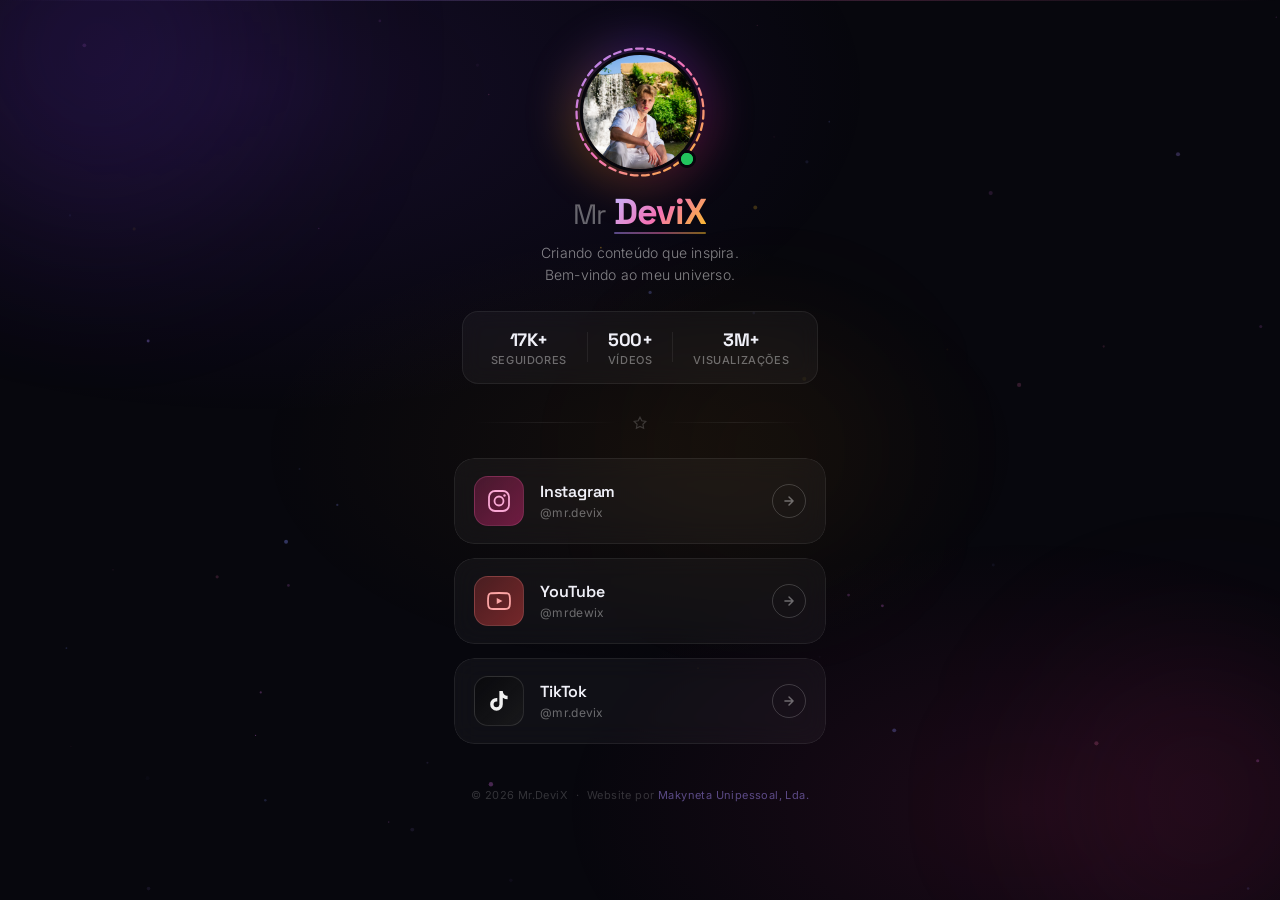
<file: index.html>
<!DOCTYPE html>
<html lang="pt">

<head>
    <!-- Metadados -->
    <meta charset="UTF-8" />
    <meta name="viewport" content="width=device-width, initial-scale=1.0" />
    <meta name="author" content="Makyneta Unipessoal, Lda." />
    <meta name="description" content="Mr DeviX — Content Creator & Influencer" />
    <meta name="keywords" content="Mr DeviX, Content Creator, Influencer" />
    <meta name="robots" content="index, follow" />
    <meta property="og:title" content="Mr DeviX" />
    <meta property="og:description" content="Mr DeviX — Content Creator & Influencer" />
    <meta property="og:image" content="assets/images/davyd.jpg" />
    <!-- Preconnect -->
    <link rel="preconnect" href="https://fonts.googleapis.com" />
    <link rel="preconnect" href="https://fonts.gstatic.com" crossorigin />
    <!-- Fonts -->
    <link
        href="https://fonts.googleapis.com/css2?family=Inter:wght@300;400;500;600;700;800;900&family=Space+Grotesk:wght@400;500;600;700&display=swap"
        rel="stylesheet" />
    <!-- Styles -->
    <link rel="stylesheet" href="assets/styles/home.css" />
    <!-- Title & Favicon -->
    <title>Mr DeviX</title>
    <link rel="icon" type="image/jpg" href="assets/images/davyd.jpg" />
</head>

<body>

    <!-- Canvas para partículas -->
    <canvas id="particles"></canvas>

    <!-- Gradientes de fundo -->
    <div class="bg-mesh"></div>
    <div class="bg-orb orb-1"></div>
    <div class="bg-orb orb-2"></div>
    <div class="bg-orb orb-3"></div>

    <!-- Linha de scan cinematográfica -->
    <div class="scan-line"></div>

    <!-- Conteúdo principal -->
    <main class="page">

        <!-- Secção do perfil -->
        <section class="profile" aria-label="Perfil de Mr DeviX">

            <!-- Avatar com anel animado -->
            <div class="avatar-container">
                <div class="avatar-glow"></div>
                <div class="avatar-ring">
                    <svg class="ring-svg" viewBox="0 0 120 120" fill="none" xmlns="http://www.w3.org/2000/svg">
                        <circle cx="60" cy="60" r="56" stroke="url(#ringGrad)" stroke-width="2" stroke-dasharray="6 4"
                            stroke-linecap="round" />
                        <defs>
                            <linearGradient id="ringGrad" x1="0" y1="0" x2="120" y2="120"
                                gradientUnits="userSpaceOnUse">
                                <stop offset="0%" stop-color="#a78bfa" />
                                <stop offset="50%" stop-color="#f472b6" />
                                <stop offset="100%" stop-color="#fbbf24" />
                            </linearGradient>
                        </defs>
                    </svg>
                    <img class="avatar-img" src="assets/images/davyd.jpg" alt="Mr DeviX" />
                </div>
                <!-- Badge de status online -->
                <div class="status-dot" title="Online">
                    <span class="status-pulse"></span>
                </div>
            </div>

            <!-- Nome e info -->
            <div class="profile-info">
                <h1 class="name">
                    <span class="name-prefix">Mr</span>
                    <span class="name-main">DeviX</span>
                </h1>
                <!-- <p class="handle">@mr.devix</p> -->
                <p class="bio">Criando conteúdo que inspira.<br />Bem-vindo ao meu universo.</p>

                <!-- Stats -->
                <div class="stats-row">
                    <div class="stat">
                        <span class="stat-num">17K+</span>
                        <span class="stat-lbl">Seguidores</span>
                    </div>
                    <div class="stat-sep"></div>
                    <div class="stat">
                        <span class="stat-num">500+</span>
                        <span class="stat-lbl">Vídeos</span>
                    </div>
                    <div class="stat-sep"></div>
                    <div class="stat">
                        <span class="stat-num">3M+</span>
                        <span class="stat-lbl">Visualizações</span>
                    </div>
                </div>
            </div>
        </section>

        <!-- Divisor decorativo -->
        <div class="section-divider">
            <span class="divider-line"></span>
            <span class="divider-icon">
                <svg width="14" height="14" viewBox="0 0 24 24" fill="none" stroke="currentColor" stroke-width="2">
                    <polygon
                        points="12 2 15.09 8.26 22 9.27 17 14.14 18.18 21.02 12 17.77 5.82 21.02 7 14.14 2 9.27 8.91 8.26 12 2" />
                </svg>
            </span>
            <span class="divider-line"></span>
        </div>

        <!-- Links -->
        <nav class="links-nav" aria-label="Links de Mr DeviX">

            <!-- Instagram -->
            <a class="link-card" href="https://instagram.com/mr.devix" target="_blank" rel="noopener noreferrer"
                data-delay="1">
                <div class="card-bg"></div>
                <div class="card-shimmer"></div>
                <div class="card-inner">
                    <div class="card-icon ig-icon">
                        <svg viewBox="0 0 24 24" fill="none" xmlns="http://www.w3.org/2000/svg">
                            <rect x="2" y="2" width="20" height="20" rx="6" stroke="currentColor" stroke-width="1.8" />
                            <circle cx="12" cy="12" r="4.5" stroke="currentColor" stroke-width="1.8" />
                            <circle cx="17.5" cy="6.5" r="1.2" fill="currentColor" />
                        </svg>
                    </div>
                    <div class="card-text">
                        <span class="card-platform">Instagram</span>
                        <span class="card-handle">@mr.devix</span>
                    </div>
                    <div class="card-action">
                        <div class="action-btn">
                            <svg width="14" height="14" viewBox="0 0 24 24" fill="none" stroke="currentColor"
                                stroke-width="2.5" stroke-linecap="round" stroke-linejoin="round">
                                <path d="M5 12h14M12 5l7 7-7 7" />
                            </svg>
                        </div>
                    </div>
                </div>
                <div class="card-border-glow ig-glow"></div>
            </a>

            <!-- YouTube -->
            <a class="link-card" href="https://youtube.com/@mrdewix" target="_blank" rel="noopener noreferrer"
                data-delay="2">
                <div class="card-bg"></div>
                <div class="card-shimmer"></div>
                <div class="card-inner">
                    <div class="card-icon yt-icon">
                        <svg viewBox="0 0 24 24" fill="none" xmlns="http://www.w3.org/2000/svg">
                            <path
                                d="M22.54 6.42a2.78 2.78 0 0 0-1.95-1.96C18.88 4 12 4 12 4s-6.88 0-8.59.46a2.78 2.78 0 0 0-1.95 1.96A29 29 0 0 0 1 12a29 29 0 0 0 .46 5.58 2.78 2.78 0 0 0 1.95 1.95C5.12 20 12 20 12 20s6.88 0 8.59-.47a2.78 2.78 0 0 0 1.95-1.95A29 29 0 0 0 23 12a29 29 0 0 0-.46-5.58z"
                                stroke="currentColor" stroke-width="1.8" />
                            <polygon points="9.75 15.02 15.5 12 9.75 8.98 9.75 15.02" fill="currentColor"
                                stroke="none" />
                        </svg>
                    </div>
                    <div class="card-text">
                        <span class="card-platform">YouTube</span>
                        <span class="card-handle">@mrdewix</span>
                    </div>
                    <div class="card-action">
                        <div class="action-btn">
                            <svg width="14" height="14" viewBox="0 0 24 24" fill="none" stroke="currentColor"
                                stroke-width="2.5" stroke-linecap="round" stroke-linejoin="round">
                                <path d="M5 12h14M12 5l7 7-7 7" />
                            </svg>
                        </div>
                    </div>
                </div>
                <div class="card-border-glow yt-glow"></div>
            </a>

            <!-- TIKTOK -->
            <a class="link-card" href="https://tiktok.com/@mr.devixx" target="_blank" rel="noopener noreferrer"
                data-delay="2">
                <div class="card-bg"></div>
                <div class="card-shimmer"></div>
                <div class="card-inner">
                    <div class="card-icon tt-icon">
                        <svg viewBox="0 0 24 24" fill="none" xmlns="http://www.w3.org/2000/svg">
                            <path
                                d="M19.59 6.69a4.83 4.83 0 0 1-3.77-4.25V2h-3.45v13.67a2.89 2.89 0 0 1-2.88 2.5 2.89 2.89 0 0 1-2.89-2.89 2.89 2.89 0 0 1 2.89-2.89c.28 0 .54.04.79.1V9.01a6.33 6.33 0 0 0-.79-.05 6.34 6.34 0 0 0-6.34 6.34 6.34 6.34 0 0 0 6.34 6.34 6.34 6.34 0 0 0 6.33-6.34V8.69a8.18 8.18 0 0 0 4.78 1.52V6.75a4.85 4.85 0 0 1-1.01-.06z"
                                fill="currentColor" />
                        </svg>
                    </div>
                    <div class="card-text">
                        <span class="card-platform">TikTok</span>
                        <span class="card-handle">@mr.devix</span>
                    </div>
                    <div class="card-action">
                        <div class="action-btn">
                            <svg width="14" height="14" viewBox="0 0 24 24" fill="none" stroke="currentColor"
                                stroke-width="2.5" stroke-linecap="round" stroke-linejoin="round">
                                <path d="M5 12h14M12 5l7 7-7 7" />
                            </svg>
                        </div>
                    </div>
                </div>
                <div class="card-border-glow tt-glow"></div>
            </a>

        </nav>

        <!-- Footer -->
        <footer class="footer">
            <p class="footer-copy">© 2026 Mr.DeviX</p>
            <span class="footer-dot">·</span>
            <p class="footer-made">Website por <a href="https://www.makyneta.dev" class="footer-link">Makyneta Unipessoal, Lda.</a></p>
        </footer>

    </main>

    <script src="assets/scripts/particles.js"></script>
</body>

</html>
</file>
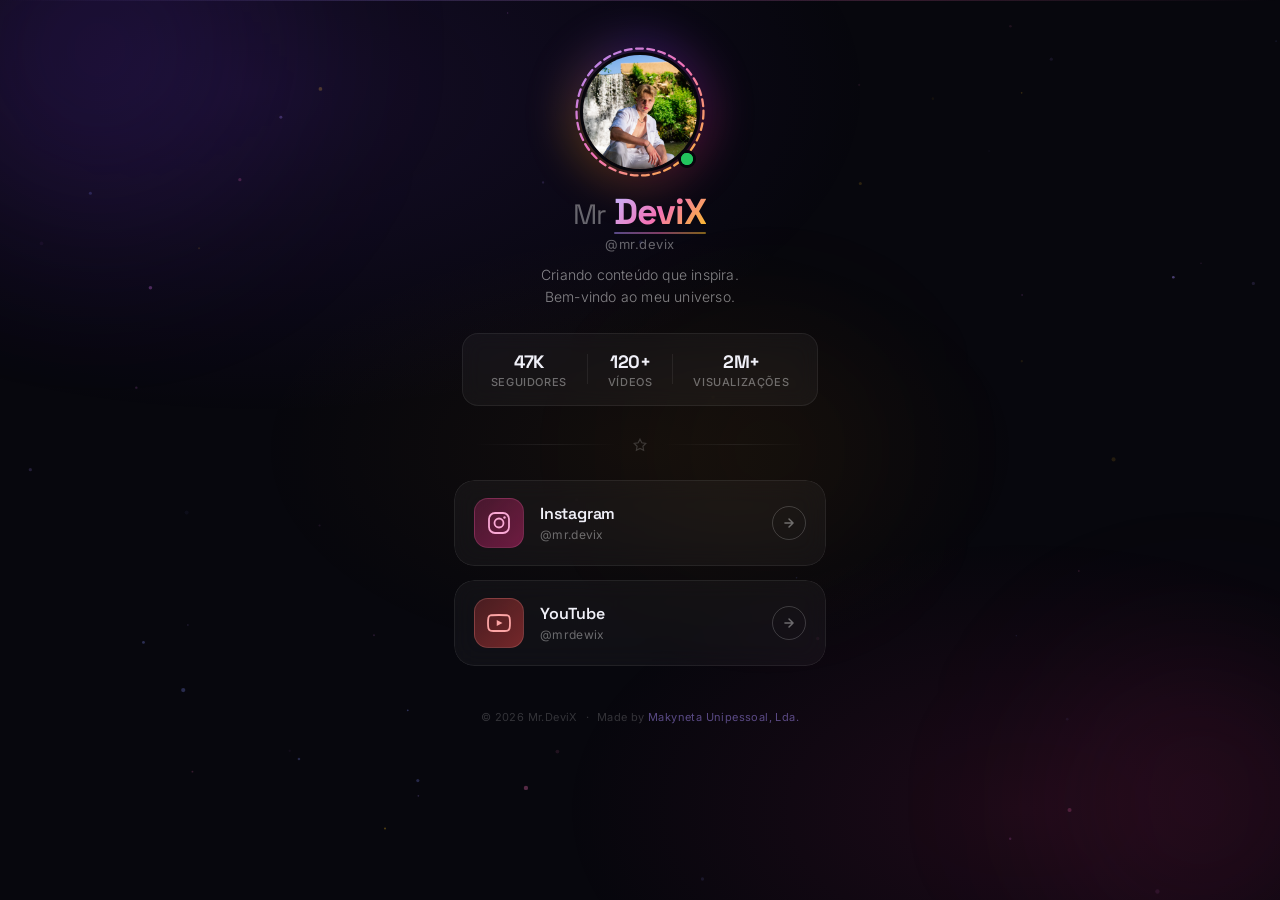
<file: index2.html>
<!DOCTYPE html>
<html lang="pt">
<head>
    <!-- Metadados -->
    <meta charset="UTF-8"/>
    <meta name="viewport" content="width=device-width, initial-scale=1.0"/>
    <meta name="author" content="Makyneta Unipessoal, Lda."/>
    <meta name="description" content="Mr DeviX — Content Creator & Influencer"/>
    <!-- Preconnect -->
    <link rel="preconnect" href="https://fonts.googleapis.com"/>
    <link rel="preconnect" href="https://fonts.gstatic.com" crossorigin/>
    <!-- Fonts -->
    <link href="https://fonts.googleapis.com/css2?family=Inter:wght@300;400;500;600;700;800;900&family=Space+Grotesk:wght@400;500;600;700&display=swap" rel="stylesheet"/>
    <!-- Styles -->
    <link rel="stylesheet" href="assets/styles/home.css"/>
    <!-- Title & Favicon -->
    <title>Mr DeviX</title>
    <link rel="icon" type="image/jpg" href="assets/images/davyd.jpg"/>
</head>
<body>

    <!-- Canvas para partículas -->
    <canvas id="particles"></canvas>

    <!-- Gradientes de fundo -->
    <div class="bg-mesh"></div>
    <div class="bg-orb orb-1"></div>
    <div class="bg-orb orb-2"></div>
    <div class="bg-orb orb-3"></div>

    <!-- Linha de scan cinematográfica -->
    <div class="scan-line"></div>

    <!-- Conteúdo principal -->
    <main class="page">

        <!-- Secção do perfil -->
        <section class="profile" aria-label="Perfil de Mr DeviX">

            <!-- Avatar com anel animado -->
            <div class="avatar-container">
                <div class="avatar-glow"></div>
                <div class="avatar-ring">
                    <svg class="ring-svg" viewBox="0 0 120 120" fill="none" xmlns="http://www.w3.org/2000/svg">
                        <circle cx="60" cy="60" r="56" stroke="url(#ringGrad)" stroke-width="2" stroke-dasharray="6 4" stroke-linecap="round"/>
                        <defs>
                            <linearGradient id="ringGrad" x1="0" y1="0" x2="120" y2="120" gradientUnits="userSpaceOnUse">
                                <stop offset="0%" stop-color="#a78bfa"/>
                                <stop offset="50%" stop-color="#f472b6"/>
                                <stop offset="100%" stop-color="#fbbf24"/>
                            </linearGradient>
                        </defs>
                    </svg>
                    <img class="avatar-img" src="assets/images/davyd.jpg" alt="Mr DeviX"/>
                </div>
                <!-- Badge de status online -->
                <div class="status-dot" title="Online">
                    <span class="status-pulse"></span>
                </div>
            </div>

            <!-- Nome e info -->
            <div class="profile-info">
                <h1 class="name">
                    <span class="name-prefix">Mr</span>
                    <span class="name-main">DeviX</span>
                </h1>
                <p class="handle">@mr.devix</p>
                <p class="bio">Criando conteúdo que inspira.<br/>Bem-vindo ao meu universo.</p>

                <!-- Stats -->
                <div class="stats-row">
                    <div class="stat">
                        <span class="stat-num">47K</span>
                        <span class="stat-lbl">Seguidores</span>
                    </div>
                    <div class="stat-sep"></div>
                    <div class="stat">
                        <span class="stat-num">120+</span>
                        <span class="stat-lbl">Vídeos</span>
                    </div>
                    <div class="stat-sep"></div>
                    <div class="stat">
                        <span class="stat-num">2M+</span>
                        <span class="stat-lbl">Visualizações</span>
                    </div>
                </div>
            </div>
        </section>

        <!-- Divisor decorativo -->
        <div class="section-divider">
            <span class="divider-line"></span>
            <span class="divider-icon">
                <svg width="14" height="14" viewBox="0 0 24 24" fill="none" stroke="currentColor" stroke-width="2"><polygon points="12 2 15.09 8.26 22 9.27 17 14.14 18.18 21.02 12 17.77 5.82 21.02 7 14.14 2 9.27 8.91 8.26 12 2"/></svg>
            </span>
            <span class="divider-line"></span>
        </div>

        <!-- Links -->
        <nav class="links-nav" aria-label="Links de Mr DeviX">

            <!-- Instagram -->
            <a class="link-card" href="https://instagram.com/mr.devix" target="_blank" rel="noopener noreferrer" data-delay="1">
                <div class="card-bg"></div>
                <div class="card-shimmer"></div>
                <div class="card-inner">
                    <div class="card-icon ig-icon">
                        <svg viewBox="0 0 24 24" fill="none" xmlns="http://www.w3.org/2000/svg">
                            <rect x="2" y="2" width="20" height="20" rx="6" stroke="currentColor" stroke-width="1.8"/>
                            <circle cx="12" cy="12" r="4.5" stroke="currentColor" stroke-width="1.8"/>
                            <circle cx="17.5" cy="6.5" r="1.2" fill="currentColor"/>
                        </svg>
                    </div>
                    <div class="card-text">
                        <span class="card-platform">Instagram</span>
                        <span class="card-handle">@mr.devix</span>
                    </div>
                    <div class="card-action">
                        <div class="action-btn">
                            <svg width="14" height="14" viewBox="0 0 24 24" fill="none" stroke="currentColor" stroke-width="2.5" stroke-linecap="round" stroke-linejoin="round"><path d="M5 12h14M12 5l7 7-7 7"/></svg>
                        </div>
                    </div>
                </div>
                <div class="card-border-glow ig-glow"></div>
            </a>

            <!-- YouTube -->
            <a class="link-card" href="https://youtube.com/@mrdewix" target="_blank" rel="noopener noreferrer" data-delay="2">
                <div class="card-bg"></div>
                <div class="card-shimmer"></div>
                <div class="card-inner">
                    <div class="card-icon yt-icon">
                        <svg viewBox="0 0 24 24" fill="none" xmlns="http://www.w3.org/2000/svg">
                            <path d="M22.54 6.42a2.78 2.78 0 0 0-1.95-1.96C18.88 4 12 4 12 4s-6.88 0-8.59.46a2.78 2.78 0 0 0-1.95 1.96A29 29 0 0 0 1 12a29 29 0 0 0 .46 5.58 2.78 2.78 0 0 0 1.95 1.95C5.12 20 12 20 12 20s6.88 0 8.59-.47a2.78 2.78 0 0 0 1.95-1.95A29 29 0 0 0 23 12a29 29 0 0 0-.46-5.58z" stroke="currentColor" stroke-width="1.8"/>
                            <polygon points="9.75 15.02 15.5 12 9.75 8.98 9.75 15.02" fill="currentColor" stroke="none"/>
                        </svg>
                    </div>
                    <div class="card-text">
                        <span class="card-platform">YouTube</span>
                        <span class="card-handle">@mrdewix</span>
                    </div>
                    <div class="card-action">
                        <div class="action-btn">
                            <svg width="14" height="14" viewBox="0 0 24 24" fill="none" stroke="currentColor" stroke-width="2.5" stroke-linecap="round" stroke-linejoin="round"><path d="M5 12h14M12 5l7 7-7 7"/></svg>
                        </div>
                    </div>
                </div>
                <div class="card-border-glow yt-glow"></div>
            </a>

        </nav>

        <!-- Footer -->
        <footer class="footer">
            <p class="footer-copy">© 2026 Mr.DeviX</p>
            <span class="footer-dot">·</span>
            <p class="footer-made">Made by <a href="#" class="footer-link">Makyneta Unipessoal, Lda.</a></p>
        </footer>

    </main>

    <script src="assets/scripts/particles.js"></script>
</body>
</html>
</file>
<file: assets/styles/home.css>
/* =============================================
   MR DEVIX — Link in Bio
   home.css
   Made by Makyneta Unipessoal, Lda.
   ============================================= */

/* ------ Reset & Base ------ */
*, *::before, *::after {
    margin: 0;
    padding: 0;
    box-sizing: border-box;
}

:root {
    --purple:       #7c3aed;
    --purple-light: #a78bfa;
    --pink:         #db2777;
    --pink-light:   #f472b6;
    --amber:        #f59e0b;
    --amber-light:  #fbbf24;
    --red:          #ef4444;
    --red-light:    #fca5a5;

    --bg:           #07070d;
    --surface:      rgba(255,255,255,0.04);
    --surface-hover:rgba(255,255,255,0.08);
    --border:       rgba(255,255,255,0.07);
    --border-hover: rgba(255,255,255,0.18);
    --text-primary: #f0f0f8;
    --text-muted:   rgba(255,255,255,0.38);
    --text-subtle:  rgba(255,255,255,0.18);

    --font-main:    'Inter', sans-serif;
    --font-display: 'Space Grotesk', sans-serif;

    --radius-card:  20px;
    --radius-icon:  14px;

    --ease-out:     cubic-bezier(0.22, 1, 0.36, 1);
}

html {
    scroll-behavior: smooth;
    -webkit-font-smoothing: antialiased;
    -moz-osx-font-smoothing: grayscale;
}

body {
    font-family: var(--font-main);
    background: var(--bg);
    color: var(--text-primary);
    min-height: 100dvh;
    display: flex;
    flex-direction: column;
    align-items: center;
    justify-content: flex-start;
    overflow-x: hidden;
    position: relative;
}

/* ------ Canvas partículas ------ */
#particles {
    position: fixed;
    inset: 0;
    pointer-events: none;
    z-index: 0;
    opacity: 0.6;
}

/* ------ Background mesh ------ */
.bg-mesh {
    position: fixed;
    inset: 0;
    z-index: 0;
    background:
        radial-gradient(ellipse 80% 60% at 20% 10%, rgba(124,58,237,0.12) 0%, transparent 60%),
        radial-gradient(ellipse 60% 50% at 80% 90%, rgba(219,39,119,0.10) 0%, transparent 60%),
        radial-gradient(ellipse 50% 40% at 50% 50%, rgba(245,158,11,0.05) 0%, transparent 60%);
    pointer-events: none;
}

/* ------ Orbs animados ------ */
.bg-orb {
    position: fixed;
    border-radius: 50%;
    filter: blur(80px);
    pointer-events: none;
    z-index: 0;
}

.orb-1 {
    width: 500px; height: 500px;
    background: radial-gradient(circle, rgba(124,58,237,0.18) 0%, transparent 70%);
    top: -200px; left: -150px;
    animation: orbDrift 14s ease-in-out infinite;
}

.orb-2 {
    width: 400px; height: 400px;
    background: radial-gradient(circle, rgba(219,39,119,0.14) 0%, transparent 70%);
    bottom: -100px; right: -120px;
    animation: orbDrift 18s ease-in-out infinite reverse;
}

.orb-3 {
    width: 300px; height: 300px;
    background: radial-gradient(circle, rgba(245,158,11,0.08) 0%, transparent 70%);
    top: 50%; left: 60%;
    transform: translate(-50%,-50%);
    animation: orbDrift 22s ease-in-out infinite 4s;
}

@keyframes orbDrift {
    0%, 100% { transform: translate(0, 0) scale(1); }
    33%       { transform: translate(30px, -40px) scale(1.05); }
    66%       { transform: translate(-20px, 20px) scale(0.97); }
}

/* ------ Scan line ------ */
.scan-line {
    position: fixed;
    left: 0; right: 0;
    height: 1px;
    background: linear-gradient(90deg, transparent 0%, rgba(167,139,250,0.4) 30%, rgba(244,114,182,0.4) 70%, transparent 100%);
    z-index: 1;
    animation: scanMove 8s linear infinite;
    pointer-events: none;
    opacity: 0.5;
}

@keyframes scanMove {
    0%   { top: -2px; }
    100% { top: 100vh; }
}

/* ------ Página ------ */
.page {
    position: relative;
    z-index: 2;
    width: 100%;
    max-width: 420px;
    padding: 52px 24px 56px;
    display: flex;
    flex-direction: column;
    align-items: center;
    gap: 0;
}

/* =============================================
   PROFILE
   ============================================= */
.profile {
    display: flex;
    flex-direction: column;
    align-items: center;
    gap: 0;
    margin-bottom: 32px;
    animation: profileEnter 0.9s var(--ease-out) both;
}

@keyframes profileEnter {
    from { opacity: 0; transform: translateY(-30px) scale(0.96); }
    to   { opacity: 1; transform: translateY(0) scale(1); }
}

/* Avatar */
.avatar-container {
    position: relative;
    width: 120px; height: 120px;
    margin-bottom: 22px;
}

.avatar-glow {
    position: absolute;
    inset: -16px;
    border-radius: 50%;
    background: conic-gradient(from 0deg, #7c3aed, #db2777, #f59e0b, #7c3aed);
    opacity: 0.25;
    filter: blur(20px);
    animation: glowSpin 6s linear infinite;
}

@keyframes glowSpin {
    from { transform: rotate(0deg); }
    to   { transform: rotate(360deg); }
}

.avatar-ring {
    position: absolute;
    inset: 0;
    border-radius: 50%;
}

.ring-svg {
    position: absolute;
    inset: -8px;
    width: calc(100% + 16px);
    height: calc(100% + 16px);
    animation: ringSpin 12s linear infinite;
}

@keyframes ringSpin {
    from { transform: rotate(0deg); }
    to   { transform: rotate(360deg); }
}

.avatar-img {
    position: absolute;
    inset: 0;
    width: 100%; height: 100%;
    border-radius: 50%;
    object-fit: cover;
    object-position: center top;
    border: 3px solid var(--bg);
    z-index: 1;
}

/* Status dot */
.status-dot {
    position: absolute;
    bottom: 4px; right: 4px;
    width: 18px; height: 18px;
    border-radius: 50%;
    background: #22c55e;
    border: 3px solid var(--bg);
    z-index: 2;
    display: flex;
    align-items: center;
    justify-content: center;
}

.status-pulse {
    display: block;
    width: 100%; height: 100%;
    border-radius: 50%;
    background: #22c55e;
    position: absolute;
    animation: statusPulse 2s ease-out infinite;
}

@keyframes statusPulse {
    0%   { transform: scale(1); opacity: 1; }
    70%  { transform: scale(2.2); opacity: 0; }
    100% { transform: scale(2.2); opacity: 0; }
}

/* Informação do perfil */
.profile-info {
    display: flex;
    flex-direction: column;
    align-items: center;
    gap: 6px;
}

.name {
    font-family: var(--font-display);
    font-size: 36px;
    font-weight: 700;
    letter-spacing: -1px;
    line-height: 1;
    display: flex;
    align-items: baseline;
    gap: 8px;
}

.name-prefix {
    color: var(--text-muted);
    font-weight: 400;
    font-size: 28px;
}

.name-main {
    background: linear-gradient(135deg, #c4b5fd 0%, #f472b6 50%, #fbbf24 100%);
    -webkit-background-clip: text;
    -webkit-text-fill-color: transparent;
    background-clip: text;
    position: relative;
}

/* Sublinhado decorativo no nome */
.name-main::after {
    content: '';
    position: absolute;
    bottom: -4px; left: 0; right: 0;
    height: 2px;
    background: linear-gradient(90deg, #a78bfa, #f472b6, #fbbf24);
    border-radius: 2px;
    opacity: 0.5;
}

.handle {
    font-size: 13px;
    color: var(--text-muted);
    letter-spacing: 0.5px;
    font-weight: 400;
}

.bio {
    font-size: 14px;
    color: rgba(255,255,255,0.5);
    text-align: center;
    line-height: 1.6;
    margin-top: 6px;
    font-weight: 300;
    letter-spacing: 0.2px;
}

/* Stats */
.stats-row {
    display: flex;
    align-items: center;
    gap: 20px;
    margin-top: 18px;
    padding: 16px 28px;
    background: rgba(255,255,255,0.04);
    border: 1px solid var(--border);
    border-radius: 16px;
    backdrop-filter: blur(10px);
    -webkit-backdrop-filter: blur(10px);
}

.stat {
    display: flex;
    flex-direction: column;
    align-items: center;
    gap: 2px;
}

.stat-num {
    font-family: var(--font-display);
    font-size: 18px;
    font-weight: 700;
    color: var(--text-primary);
    letter-spacing: -0.5px;
}

.stat-lbl {
    font-size: 11px;
    color: var(--text-muted);
    text-transform: uppercase;
    letter-spacing: 0.6px;
    font-weight: 500;
}

.stat-sep {
    width: 1px;
    height: 30px;
    background: var(--border);
}

/* =============================================
   DIVISOR
   ============================================= */
.section-divider {
    display: flex;
    align-items: center;
    gap: 12px;
    width: 100%;
    max-width: 340px;
    margin-bottom: 28px;
    animation: fadeIn 1s 0.3s both;
}

.divider-line {
    flex: 1;
    height: 1px;
    background: linear-gradient(90deg, transparent, var(--border), transparent);
}

.divider-icon {
    color: var(--text-subtle);
    display: flex;
    align-items: center;
    justify-content: center;
    animation: starSpin 8s linear infinite;
}

@keyframes starSpin {
    from { transform: rotate(0deg); }
    to   { transform: rotate(360deg); }
}

@keyframes fadeIn {
    from { opacity: 0; }
    to   { opacity: 1; }
}

/* =============================================
   LINK CARDS
   ============================================= */
.links-nav {
    width: 100%;
    max-width: 380px;
    display: flex;
    flex-direction: column;
    gap: 14px;
}

.link-card {
    position: relative;
    display: block;
    text-decoration: none;
    border-radius: var(--radius-card);
    overflow: hidden;
    cursor: pointer;
    animation: cardEnter 0.6s var(--ease-out) both;
}

.link-card[data-delay="1"] { animation-delay: 0.4s; }
.link-card[data-delay="2"] { animation-delay: 0.55s; }

@keyframes cardEnter {
    from { opacity: 0; transform: translateY(28px) scale(0.96); }
    to   { opacity: 1; transform: translateY(0) scale(1); }
}

/* Fundo do card com glass */
.card-bg {
    position: absolute;
    inset: 0;
    background: var(--surface);
    border-radius: var(--radius-card);
    backdrop-filter: blur(12px);
    -webkit-backdrop-filter: blur(12px);
    border: 1px solid var(--border);
    transition: background 0.3s ease, border-color 0.3s ease;
}

.link-card:hover .card-bg {
    background: var(--surface-hover);
    border-color: var(--border-hover);
}

/* Efeito shimmer ao hover */
.card-shimmer {
    position: absolute;
    inset: 0;
    background: linear-gradient(105deg, transparent 40%, rgba(255,255,255,0.04) 50%, transparent 60%);
    transform: translateX(-100%);
    transition: transform 0s;
    pointer-events: none;
    border-radius: var(--radius-card);
}

.link-card:hover .card-shimmer {
    transform: translateX(100%);
    transition: transform 0.6s ease;
}

/* Borda glow inferior */
.card-border-glow {
    position: absolute;
    bottom: 0; left: 10%; right: 10%;
    height: 1px;
    opacity: 0;
    transition: opacity 0.3s ease;
    border-radius: 0 0 var(--radius-card) var(--radius-card);
}

.ig-glow  { background: linear-gradient(90deg, transparent, rgba(244,114,182,0.8), transparent); }
.yt-glow  { background: linear-gradient(90deg, transparent, rgba(239,68,68,0.8), transparent); }

.link-card:hover .card-border-glow { opacity: 1; }

/* Inner layout */
.card-inner {
    position: relative;
    z-index: 1;
    display: flex;
    align-items: center;
    gap: 16px;
    padding: 18px 20px;
}

/* Ícone */
.card-icon {
    width: 50px; height: 50px;
    border-radius: var(--radius-icon);
    display: flex;
    align-items: center;
    justify-content: center;
    flex-shrink: 0;
    transition: transform 0.3s var(--ease-out);
}

.link-card:hover .card-icon { transform: scale(1.08) rotate(-5deg); }

.card-icon svg {
    width: 24px; height: 24px;
}

/* Ícone Instagram */
.ig-icon {
    background: linear-gradient(135deg, rgba(219,39,119,0.25), rgba(219,39,119,0.45));
    border: 1px solid rgba(244,114,182,0.2);
    color: #f9a8d4;
}

/* Ícone YouTube */
.yt-icon {
    background: linear-gradient(135deg, rgba(239,68,68,0.25), rgba(239,68,68,0.45));
    border: 1px solid rgba(252,165,165,0.2);
    color: #fca5a5;
}

/* Ícone TikTok */
.tt-icon {
    background: linear-gradient(135deg, rgba(0,0,0,0.4), rgba(30,30,30,0.6));
    border: 1px solid rgba(255,255,255,0.12);
    color: #f0f0f0;
}

.tt-glow {
    background: linear-gradient(90deg, transparent, rgba(255,255,255,0.5), transparent);
}

/* Texto do card */
.card-text {
    flex: 1;
    display: flex;
    flex-direction: column;
    gap: 3px;
}

.card-platform {
    font-family: var(--font-display);
    font-size: 16px;
    font-weight: 600;
    color: var(--text-primary);
    letter-spacing: -0.2px;
}

.card-handle {
    font-size: 12px;
    color: var(--text-muted);
    letter-spacing: 0.3px;
}

/* Botão de ação */
.card-action {
    flex-shrink: 0;
}

.action-btn {
    width: 34px; height: 34px;
    border-radius: 50%;
    border: 1px solid var(--border-hover);
    display: flex;
    align-items: center;
    justify-content: center;
    color: var(--text-muted);
    transition: background 0.2s, color 0.2s, transform 0.2s, border-color 0.2s;
}

.link-card:hover .action-btn {
    background: rgba(255,255,255,0.1);
    color: var(--text-primary);
    border-color: rgba(255,255,255,0.3);
    transform: translateX(3px);
}

/* Lift ao hover */
.link-card {
    transition: transform 0.25s var(--ease-out), box-shadow 0.25s ease;
}
.link-card:hover {
    transform: translateY(-4px) scale(1.01);
    box-shadow: 0 20px 60px rgba(0,0,0,0.4);
}
.link-card:active {
    transform: scale(0.98);
}

/* =============================================
   FOOTER
   ============================================= */
.footer {
    margin-top: 44px;
    display: flex;
    align-items: center;
    gap: 8px;
    flex-wrap: wrap;
    justify-content: center;
    animation: fadeIn 1s 1.2s both;
}

.footer-copy,
.footer-made {
    font-size: 11px;
    color: var(--text-subtle);
    letter-spacing: 0.4px;
}

.footer-dot {
    color: var(--text-subtle);
    font-size: 11px;
}

.footer-link {
    color: rgba(167,139,250,0.5);
    text-decoration: none;
    transition: color 0.2s;
}

.footer-link:hover {
    color: rgba(167,139,250,0.9);
}

/* =============================================
   RESPONSIVIDADE
   ============================================= */
@media (max-width: 400px) {
    .page { padding: 40px 16px 48px; }
    .name { font-size: 30px; }
    .stats-row { gap: 14px; padding: 14px 20px; }
}

@media (prefers-reduced-motion: reduce) {
    *, *::before, *::after {
        animation-duration: 0.01ms !important;
        transition-duration: 0.01ms !important;
    }
}
</file>
